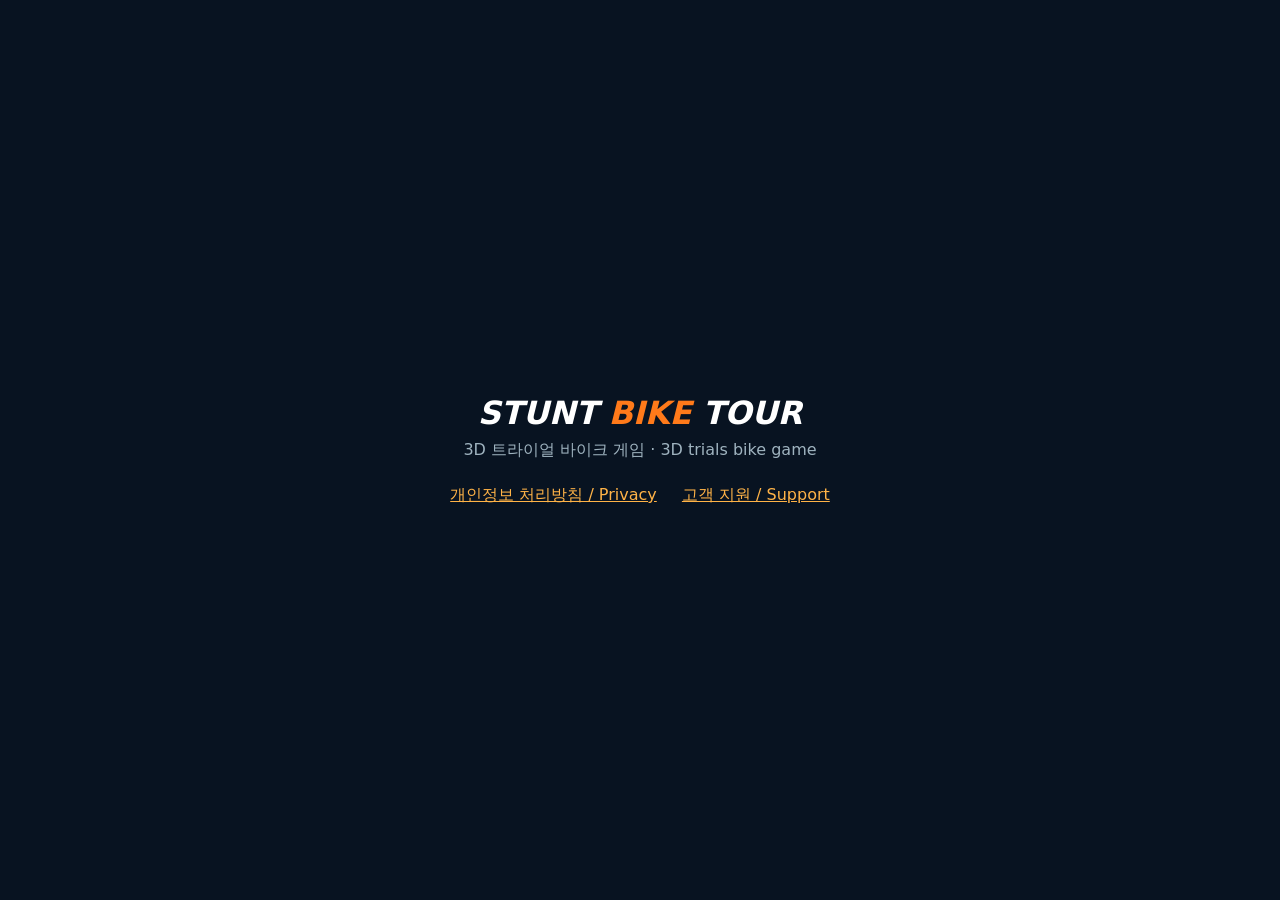
<file: index.html>
<!doctype html>
<html lang="ko">
<head>
<meta charset="utf-8">
<meta name="viewport" content="width=device-width, initial-scale=1">
<title>Stunt Bike Tour</title>
<style>body{margin:0;font-family:system-ui,sans-serif;background:#081321;color:#fff;display:grid;place-items:center;min-height:100vh;text-align:center}h1{margin:0 0 8px;font-style:italic}h1 span{color:#ff7a1a}p{color:#9fb3bf;margin:0 0 24px}a{color:#ffb347;margin:0 10px}</style>
</head>
<body>
<main>
<h1>STUNT <span>BIKE</span> TOUR</h1>
<p>3D 트라이얼 바이크 게임 · 3D trials bike game</p>
<a href="https://glen-way-ce8.notion.site/privacy-policy-e242d9aa2a4b83a7849a01743fe88285">개인정보 처리방침 / Privacy</a>
<a href="https://glen-way-ce8.notion.site/support-40b2d9aa2a4b800489acfdfa05a8c4cb">고객 지원 / Support</a>
</main>
</body>
</html>
</file>
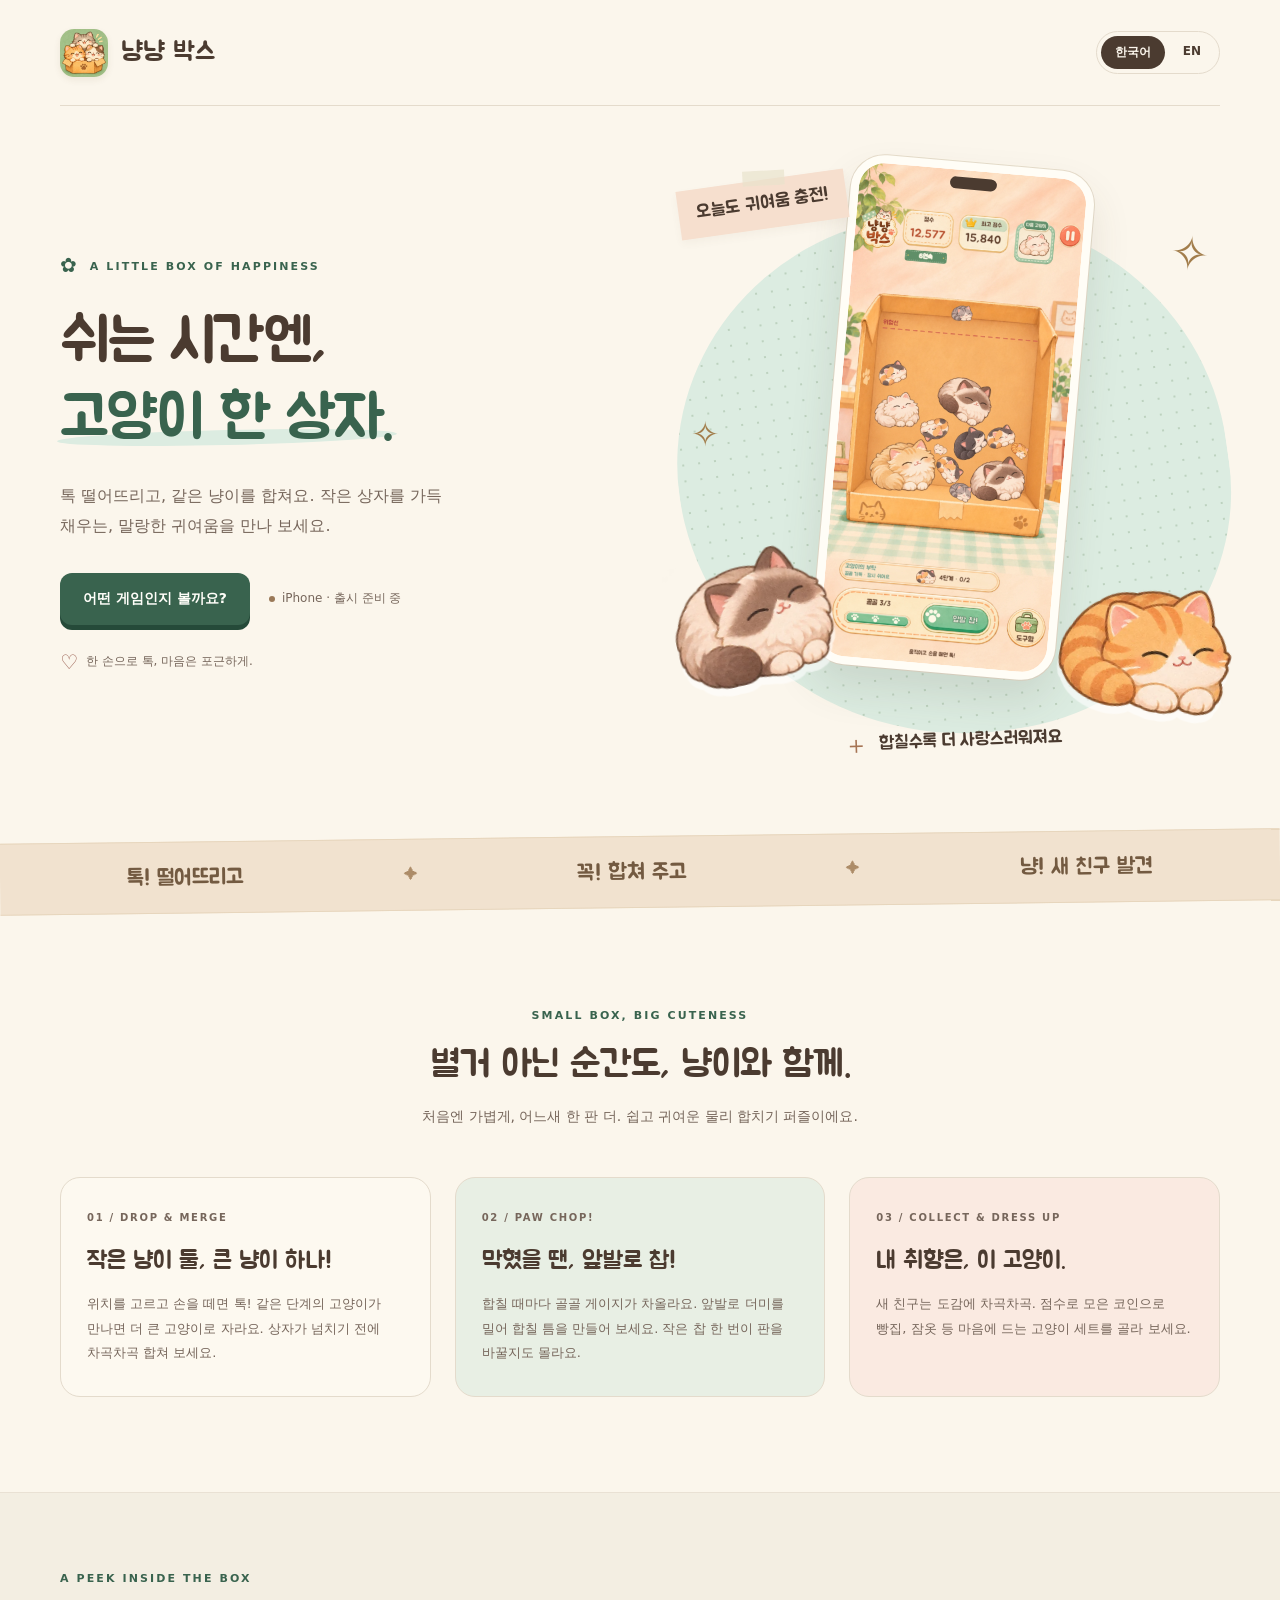
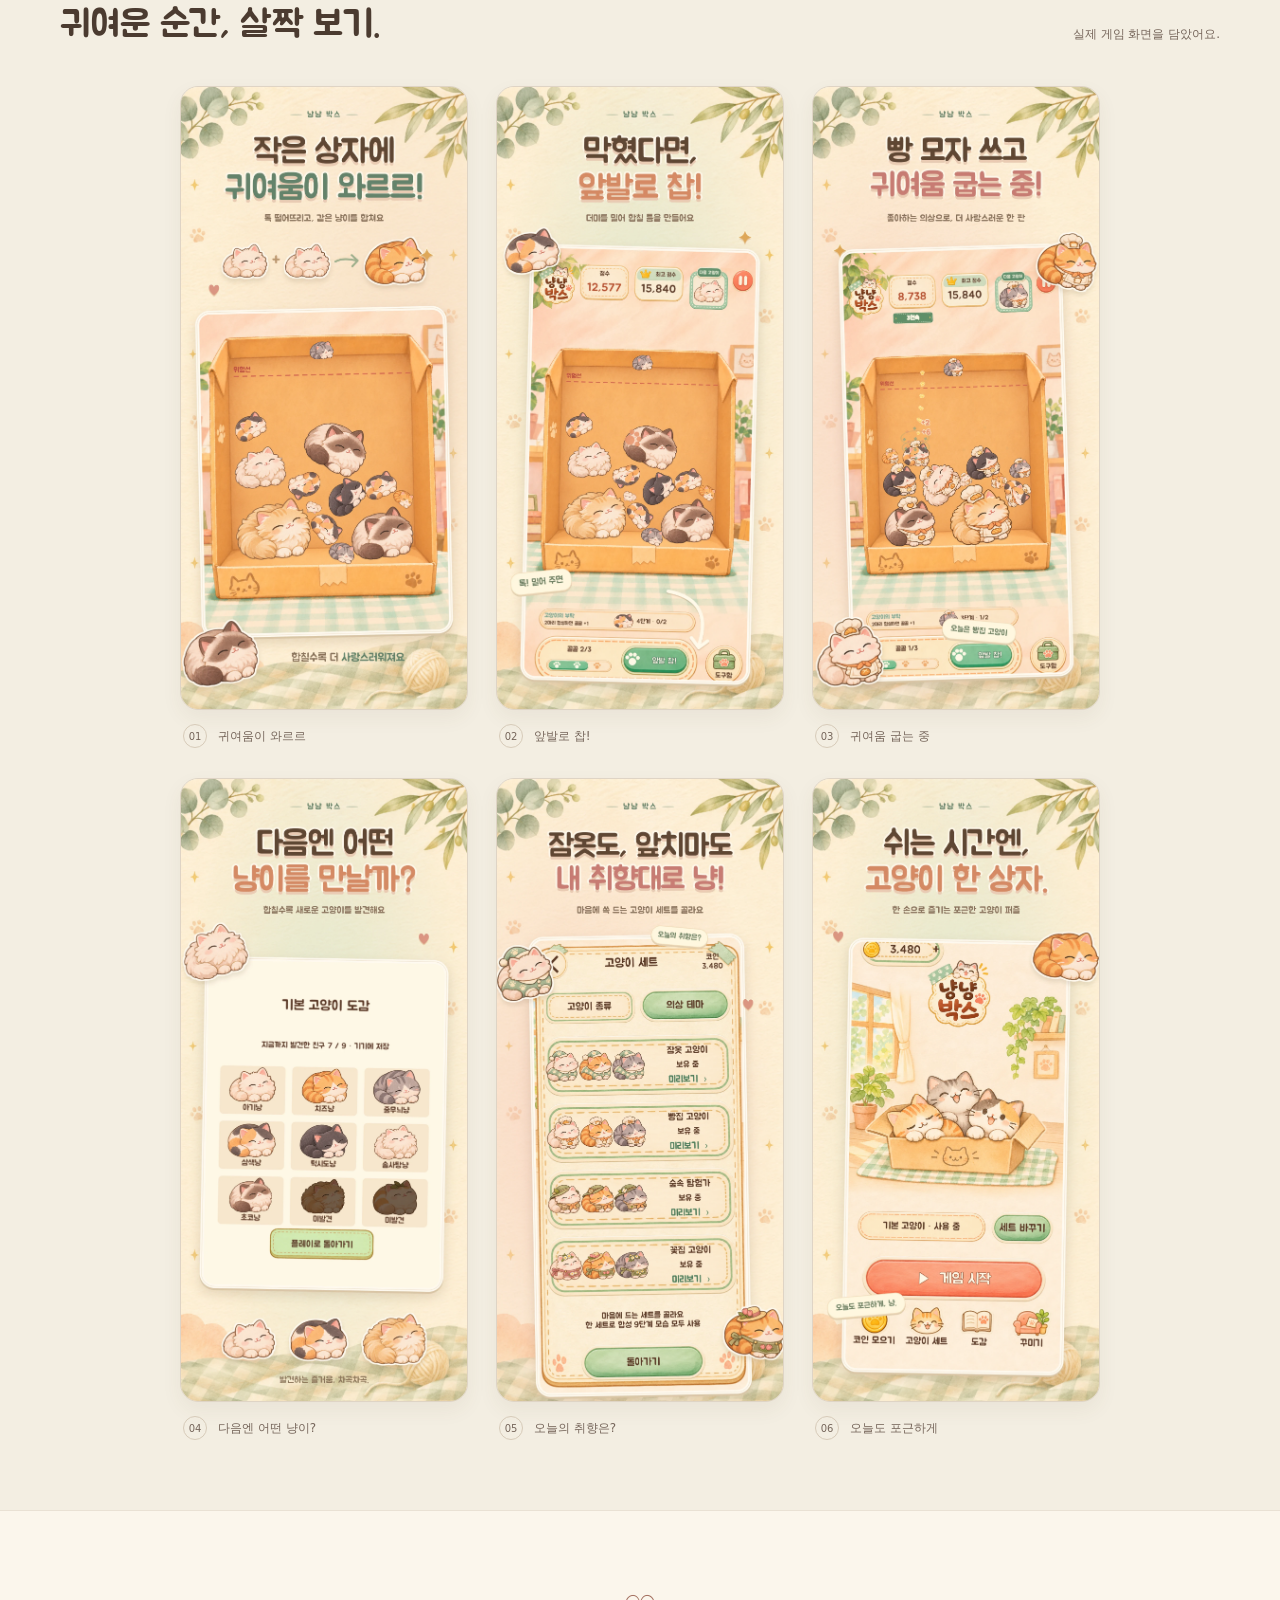
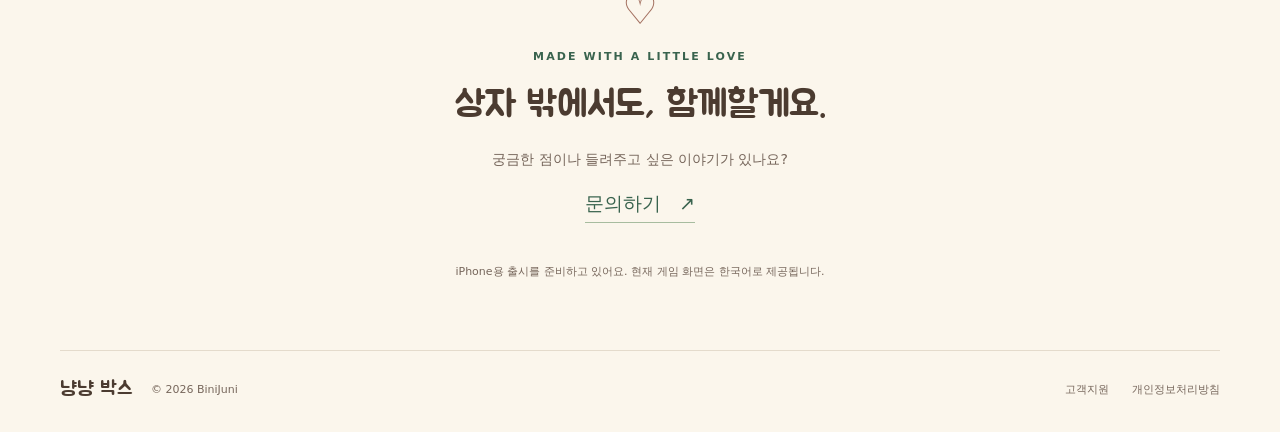
<file: nyangnyangbox/index.html>
<!doctype html>
<html lang="ko">
<head>
  <meta charset="utf-8">
  <meta name="viewport" content="width=device-width, initial-scale=1">
  <meta name="theme-color" content="#fbf6ec">
  <title>냥냥 박스 · 고양이를 합치는 포근한 퍼즐</title>
  <meta name="description" content="작은 상자에 고양이를 톡! 같은 고양이를 합치고, 앞발 찹으로 틈을 만들고, 사랑스러운 친구들을 모아 보세요. 냥냥 박스 공식 소개 페이지.">
  <link rel="canonical" href="https://ysk0512.github.io/nyangnyangbox/">
  <link rel="alternate" hreflang="ko" href="https://ysk0512.github.io/nyangnyangbox/">
  <link rel="alternate" hreflang="en" href="https://ysk0512.github.io/nyangnyangbox/?lang=en">
  <link rel="alternate" hreflang="x-default" href="https://ysk0512.github.io/nyangnyangbox/">
  <meta property="og:type" content="website">
  <meta property="og:title" content="냥냥 박스 · 고양이 한 상자의 행복">
  <meta property="og:description" content="톡 떨어뜨리고, 같은 냥이를 합쳐요. 한 손으로 즐기는 포근한 고양이 퍼즐.">
  <meta property="og:url" content="https://ysk0512.github.io/nyangnyangbox/">
  <meta property="og:image" content="https://ysk0512.github.io/nyangnyangbox/assets/app-icon.webp">
  <link rel="icon" type="image/webp" href="assets/app-icon.webp">
  <link rel="preload" href="assets/Jua-Regular.ttf" as="font" type="font/ttf" crossorigin>
  <link rel="stylesheet" href="style.css">
  <script src="site.js" defer></script>
</head>
<body>
  <a class="skip-link" href="#main" data-ko="본문으로 이동" data-en="Skip to content">본문으로 이동</a>
  <header class="site-header shell">
    <a class="brand" href="./" aria-label="냥냥 박스 · Nyang Nyang Box">
      <img src="assets/app-icon.webp" alt="" width="48" height="48">
      <span data-ko="냥냥 박스" data-en="Nyang Nyang Box">냥냥 박스</span>
    </a>
    <nav aria-label="Language" class="languages">
      <a href="?lang=ko" lang="ko" data-language="ko" aria-current="page">한국어</a>
      <a href="?lang=en" lang="en" data-language="en">EN</a>
    </nav>
  </header>

  <main id="main">
    <section class="hero shell" aria-labelledby="hero-title">
      <div class="hero-copy">
        <p class="eyebrow"><span class="tiny-paw" aria-hidden="true">✿</span> A LITTLE BOX OF HAPPINESS</p>
        <h1 id="hero-title"><span data-ko="쉬는 시간엔," data-en="A little break.">쉬는 시간엔,</span><br><em data-ko="고양이 한 상자." data-en="A box full of cats.">고양이 한 상자.</em></h1>
        <p class="hero-description" data-ko="톡 떨어뜨리고, 같은 냥이를 합쳐요. 작은 상자를 가득 채우는, 말랑한 귀여움을 만나 보세요." data-en="Drop a kitty. Merge a match. Fill a tiny box with soft little friends, one delightful discovery at a time.">톡 떨어뜨리고, 같은 냥이를 합쳐요. 작은 상자를 가득 채우는, 말랑한 귀여움을 만나 보세요.</p>
        <div class="hero-actions">
          <a class="button" href="#play" data-ko="어떤 게임인지 볼까요?" data-en="Meet your next favorite puzzle">어떤 게임인지 볼까요? <span aria-hidden="true">↗</span></a>
          <span class="release-status"><span aria-hidden="true"></span><span data-ko="iPhone · 출시 준비 중" data-en="Coming to iPhone">iPhone · 출시 준비 중</span></span>
        </div>
        <div class="little-note"><span aria-hidden="true">♡</span><span data-ko="한 손으로 톡, 마음은 포근하게." data-en="One hand. A few quiet moments. Lots of cute.">한 손으로 톡, 마음은 포근하게.</span></div>
      </div>
      <div class="hero-scene">
        <div class="scene-circle" aria-hidden="true"></div>
        <span class="scene-spark spark-one" aria-hidden="true">✧</span>
        <span class="scene-spark spark-two" aria-hidden="true">✧</span>
        <div class="note-tag" data-ko="오늘도 귀여움 충전!" data-en="Your daily dose of cute.">오늘도 귀여움 충전!</div>
        <div class="game-frame"><div class="camera" aria-hidden="true"></div><img src="assets/gameplay.webp" width="1320" height="2868" fetchpriority="high" alt="같은 고양이를 합쳐 더 큰 고양이로 키우는 실제 게임 화면" data-alt-ko="같은 고양이를 합쳐 더 큰 고양이로 키우는 실제 게임 화면" data-alt-en="Actual gameplay: matching cats merge into bigger cats inside a little box."></div>
        <div class="cat-sticker cat-left" aria-hidden="true"></div>
        <div class="cat-sticker cat-right" aria-hidden="true"></div>
        <div class="scene-caption"><span aria-hidden="true">＋</span><span data-ko="합칠수록 더 사랑스러워져요" data-en="Every merge, a little more to love.">합칠수록 더 사랑스러워져요</span></div>
      </div>
    </section>

    <div class="ribbon"><div class="shell ribbon-inner"><span data-ko="톡! 떨어뜨리고" data-en="DROP A KITTY">톡! 떨어뜨리고</span><span aria-hidden="true">✦</span><span data-ko="꼭! 합쳐 주고" data-en="MERGE A MATCH">꼭! 합쳐 주고</span><span aria-hidden="true">✦</span><span data-ko="냥! 새 친구 발견" data-en="MEET A NEW FRIEND">냥! 새 친구 발견</span></div></div>

    <section class="play-section shell" id="play" aria-labelledby="play-title">
      <div class="section-heading"><p class="eyebrow">SMALL BOX, BIG CUTENESS</p><h2 id="play-title" data-ko="별거 아닌 순간도, 냥이와 함께." data-en="Make a little room for happy.">별거 아닌 순간도, 냥이와 함께.</h2><p data-ko="처음엔 가볍게, 어느새 한 판 더. 쉽고 귀여운 물리 합치기 퍼즐이에요." data-en="Easy to pick up. Hard to leave at just one round. A cozy physics puzzle for your little breaks.">처음엔 가볍게, 어느새 한 판 더. 쉽고 귀여운 물리 합치기 퍼즐이에요.</p></div>
      <div class="features">
        <article class="feature"><span class="feature-number">01 / DROP & MERGE</span><h3 data-ko="작은 냥이 둘, 큰 냥이 하나!" data-en="Two little cats. One bigger friend.">작은 냥이 둘, 큰 냥이 하나!</h3><p data-ko="위치를 고르고 손을 떼면 톡! 같은 단계의 고양이가 만나면 더 큰 고양이로 자라요. 상자가 넘치기 전에 차곡차곡 합쳐 보세요." data-en="Pick a spot and let go. Matching cats merge into a bigger kitty. Keep finding room before the box overflows.">위치를 고르고 손을 떼면 톡! 같은 단계의 고양이가 만나면 더 큰 고양이로 자라요. 상자가 넘치기 전에 차곡차곡 합쳐 보세요.</p></article>
        <article class="feature"><span class="feature-number">02 / PAW CHOP!</span><h3 data-ko="막혔을 땐, 앞발로 찹!" data-en="A little stuck? Paw Chop!">막혔을 땐, 앞발로 찹!</h3><p data-ko="합칠 때마다 골골 게이지가 차올라요. 앞발로 더미를 밀어 합칠 틈을 만들어 보세요. 작은 찹 한 번이 판을 바꿀지도 몰라요." data-en="Merges fill your purr gauge. Use a paw to push the pile and open a gap. One little chop can make all the difference.">합칠 때마다 골골 게이지가 차올라요. 앞발로 더미를 밀어 합칠 틈을 만들어 보세요. 작은 찹 한 번이 판을 바꿀지도 몰라요.</p></article>
        <article class="feature"><span class="feature-number">03 / COLLECT & DRESS UP</span><h3 data-ko="내 취향은, 이 고양이." data-en="Find your kind of cute.">내 취향은, 이 고양이.</h3><p data-ko="새 친구는 도감에 차곡차곡. 점수로 모은 코인으로 빵집, 잠옷 등 마음에 드는 고양이 세트를 골라 보세요." data-en="Add new friends to your collection book. Use coins earned from your score to pick your favorite cat sets, from tiny bakers to cozy pajamas.">새 친구는 도감에 차곡차곡. 점수로 모은 코인으로 빵집, 잠옷 등 마음에 드는 고양이 세트를 골라 보세요.</p></article>
      </div>
    </section>

    <section class="gallery-section" aria-labelledby="gallery-title">
      <div class="shell"><div class="gallery-heading"><div><p class="eyebrow">A PEEK INSIDE THE BOX</p><h2 id="gallery-title" data-ko="귀여운 순간, 살짝 보기." data-en="A peek at the happy little moments.">귀여운 순간, 살짝 보기.</h2></div><p data-ko="실제 게임 화면을 담았어요." data-en="Featuring actual game screens.">실제 게임 화면을 담았어요.</p></div>
      <div class="screenshots">
        <figure><img src="assets/ko/01-merge.webp" data-shot="01-merge" alt="고양이 합치기" data-alt-ko="고양이 합치기" data-alt-en="Drop and merge cute cats" loading="lazy" width="1206" height="2622"><figcaption><span>01</span><span data-ko="귀여움이 와르르" data-en="So much cute">귀여움이 와르르</span></figcaption></figure>
        <figure><img src="assets/ko/02-paw.webp" data-shot="02-paw" alt="앞발 찹으로 더미 밀기" data-alt-ko="앞발 찹으로 더미 밀기" data-alt-en="Make room with Paw Chop" loading="lazy" width="1206" height="2622"><figcaption><span>02</span><span data-ko="앞발로 찹!" data-en="Paw Chop!">앞발로 찹!</span></figcaption></figure>
        <figure><img src="assets/ko/03-bakery.webp" data-shot="03-bakery" alt="빵집 고양이 세트" data-alt-ko="빵집 고양이 세트" data-alt-en="Tiny bakery outfits" loading="lazy" width="1206" height="2622"><figcaption><span>03</span><span data-ko="귀여움 굽는 중" data-en="Freshly baked cuteness">귀여움 굽는 중</span></figcaption></figure>
        <figure><img src="assets/ko/04-collection.webp" data-shot="04-collection" alt="새 고양이를 발견하는 도감" data-alt-ko="새 고양이를 발견하는 도감" data-alt-en="Discover friends in your collection book" loading="lazy" width="1206" height="2622"><figcaption><span>04</span><span data-ko="다음엔 어떤 냥이?" data-en="Who’s your next kitty?">다음엔 어떤 냥이?</span></figcaption></figure>
        <figure><img src="assets/ko/05-sets.webp" data-shot="05-sets" alt="다양한 고양이 세트 선택 화면" data-alt-ko="다양한 고양이 세트 선택 화면" data-alt-en="Choose your favorite cat sets" loading="lazy" width="1206" height="2622"><figcaption><span>05</span><span data-ko="오늘의 취향은?" data-en="Pick a look. Fall in love.">오늘의 취향은?</span></figcaption></figure>
        <figure><img src="assets/ko/06-home.webp" data-shot="06-home" alt="포근한 냥냥 박스 로비" data-alt-ko="포근한 냥냥 박스 로비" data-alt-en="Your cozy home in Nyang Nyang Box" loading="lazy" width="1206" height="2622"><figcaption><span>06</span><span data-ko="오늘도 포근하게" data-en="Your little box of cozy">오늘도 포근하게</span></figcaption></figure>
      </div></div>
    </section>

    <section class="support-section shell" aria-labelledby="support-title">
      <div class="support-icon" aria-hidden="true">♡</div><p class="eyebrow">MADE WITH A LITTLE LOVE</p><h2 id="support-title" data-ko="상자 밖에서도, 함께할게요." data-en="A little help, outside the box.">상자 밖에서도, 함께할게요.</h2><p data-ko="궁금한 점이나 들려주고 싶은 이야기가 있나요?" data-en="Have a question, or something you’d like to share?">궁금한 점이나 들려주고 싶은 이야기가 있나요?</p><a class="contact-link" href="mailto:ysk870512@gmail.com"><span data-ko="문의하기" data-en="Contact us">문의하기</span> <span aria-hidden="true">↗</span></a>
      <p class="game-note" data-ko="iPhone용 출시를 준비하고 있어요. 현재 게임 화면은 한국어로 제공됩니다." data-en="Coming to iPhone. The game interface is currently in Korean; the English screenshots translate the promotional captions.">iPhone용 출시를 준비하고 있어요. 현재 게임 화면은 한국어로 제공됩니다.</p>
    </section>
  </main>
  <footer class="site-footer shell"><div><span class="footer-brand" data-ko="냥냥 박스" data-en="Nyang Nyang Box">냥냥 박스</span><span>© 2026 BiniJuni</span></div><nav aria-label="Support and privacy"><a href="https://glen-way-ce8.notion.site/4182d9aa2a4b808ebbd0df42211d2265" data-ko="고객지원" data-en="Support">고객지원</a><a href="https://glen-way-ce8.notion.site/4182d9aa2a4b80f28d72df3a32ca5fbc" data-ko="개인정보처리방침" data-en="Privacy policy">개인정보처리방침</a></nav></footer>
</body>
</html>
</file>
<file: nyangnyangbox/style.css>
@font-face{font-family:Jua;src:url('assets/Jua-Regular.ttf') format('truetype');font-weight:400;font-style:normal;font-display:swap}
:root{--cream:#fbf6ec;--ink:#4b3b30;--muted:#76665b;--mint:#dcece1;--green:#39634e;--pink:#f3d7cd;--line:#e4dbcc}
*{box-sizing:border-box}html{scroll-behavior:smooth;scroll-padding-top:24px}body{margin:0;overflow-x:clip;background:var(--cream);color:var(--ink);font-family:system-ui,-apple-system,'Segoe UI',sans-serif;word-break:keep-all;-webkit-font-smoothing:antialiased}a{color:inherit;text-decoration:none}img{display:block;max-width:100%;height:auto}button,a{-webkit-tap-highlight-color:transparent}a:focus-visible{outline:3px solid var(--green);outline-offset:5px}h1,h2,h3,p{margin:0}h1,h2,h3,.brand,.footer-brand,.note-tag,.scene-caption,.ribbon{font-family:Jua,sans-serif;font-weight:400}p{line-height:1.85}.shell{width:min(1160px,calc(100% - 80px));margin-inline:auto}.skip-link{position:absolute;left:20px;top:-100px;background:var(--green);color:white;padding:12px;z-index:9}.skip-link:focus{top:8px}.site-header{display:flex;justify-content:space-between;align-items:center;min-height:106px;border-bottom:1px solid var(--line)}.brand{display:flex;gap:13px;align-items:center;font-size:26px}.brand img{border-radius:14px;box-shadow:0 3px 7px #5e492215}.languages{display:flex;gap:4px;padding:4px;border:1px solid var(--line);border-radius:30px}.languages a{padding:8px 14px;border-radius:22px;font-size:12px;font-weight:650}.languages [aria-current=page]{background:var(--ink);color:var(--cream)}
.hero{display:grid;grid-template-columns:1.12fr 1fr;gap:30px;align-items:center;min-height:730px;padding-block:42px 60px}.eyebrow{font-size:11px;letter-spacing:2.1px;font-weight:750;color:var(--green);line-height:1.5}.tiny-paw{font-size:20px;vertical-align:-2px;margin-right:5px}.hero h1{font-size:clamp(48px,4.7vw,66px);line-height:1.28;letter-spacing:-1.7px;margin-top:24px}.hero h1 em{font-style:normal;color:var(--green);white-space:nowrap;position:relative;z-index:0}.hero h1 em:after{content:'';position:absolute;bottom:4px;left:-3px;right:-4px;height:15px;background:var(--mint);border-radius:50%;z-index:-1;transform:rotate(-1.3deg)}.hero-description{max-width:390px;color:var(--muted);font-size:16px;margin-top:23px}.hero-actions{margin-top:32px;display:flex;flex-wrap:wrap;gap:19px;align-items:center}.button{display:inline-flex;gap:22px;align-items:center;background:var(--green);color:#fffef9;border-radius:12px;padding:17px 23px;font-weight:650;font-size:14px;box-shadow:0 5px 0 #254a39;transition:transform .18s}.button:hover{transform:translateY(-2px)}.release-status{font-size:12px;color:var(--muted);display:flex;align-items:center;gap:7px}.release-status>span:first-child{width:6px;height:6px;border-radius:50%;background:#9a7958}.little-note{display:flex;align-items:center;gap:8px;font-size:12px;color:var(--muted);margin-top:25px}.little-note>span:first-child{font-size:20px;color:#9d6456}
.hero-scene{height:605px;position:relative;isolation:isolate}.scene-circle{position:absolute;inset:52px -8px 30px;background:var(--mint);border-radius:48% 52% 46% 54%;transform:rotate(-8deg);z-index:-2;background-image:radial-gradient(#bdd2bf 1px,transparent 1px);background-size:16px 16px}.game-frame{position:absolute;width:244px;left:50%;top:2px;transform:translateX(-50%) rotate(5deg);border:8px solid #fffdf6;border-radius:34px;background:#fffdf6;box-shadow:0 22px 40px #51463520,0 0 0 1px #e6ddcc;overflow:hidden}.game-frame img{border-radius:25px}.camera{position:absolute;background:#4b3b30;width:47px;height:12px;left:50%;top:7px;transform:translateX(-50%);border-radius:20px;z-index:1}.note-tag{position:absolute;top:20px;left:-9px;z-index:2;background:#f6dfce;padding:13px 18px;transform:rotate(-8deg);font-size:18px;box-shadow:0 4px 9px #6850380c}.note-tag:before{content:'';position:absolute;width:42px;height:15px;background:#e9e3ccaa;left:40%;top:-9px;transform:rotate(5deg)}.cat-sticker{position:absolute;background-image:url('assets/cats.webp');background-repeat:no-repeat;filter:drop-shadow(0 8px 0 #fff9);z-index:2}.cat-left{width:160px;height:130px;background-size:567px 567px;background-position:-17px -410px;left:-15px;bottom:83px;transform:rotate(-13deg)}.cat-right{width:170px;height:131px;background-size:658px 658px;background-position:-242px -43.5px;right:-12px;bottom:53px;transform:rotate(11deg)}.scene-spark{position:absolute;font-size:47px;color:#a27d4b}.spark-one{right:11px;top:66px;transform:rotate(9deg)}.spark-two{left:4px;top:254px;font-size:34px}.scene-caption{position:absolute;bottom:7px;left:50%;transform:translateX(-50%) rotate(-2deg);display:flex;gap:10px;align-items:center;white-space:nowrap;font-size:18px}.scene-caption>span:first-child{color:#a67454;font-size:25px}
.ribbon{background:#f1e2cf;border-block:1px solid #e7d6bd;transform:rotate(-.7deg);padding:21px 0}.ribbon-inner{display:flex;justify-content:space-around;gap:25px;align-items:center;font-size:22px;color:#735a41}.ribbon-inner>span:nth-child(even){font-size:14px;color:#ad8c68}.play-section{padding-block:100px 95px}.section-heading{text-align:center;margin-bottom:47px}h2{font-size:37px;line-height:1.35;letter-spacing:-.6px}.section-heading h2{margin-top:15px}.section-heading>p:last-child{color:var(--muted);font-size:14px;margin-top:15px}.features{display:grid;grid-template-columns:repeat(3,1fr);gap:24px}.feature{border:1px solid var(--line);border-radius:20px;padding:28px 26px 30px;background:#fffdf65c;position:relative}.feature:nth-child(2){background:#e8efe4}.feature:nth-child(3){background:#faeae1}.feature-number{font-size:10px;letter-spacing:1.7px;color:var(--muted);font-weight:700}.feature h3{font-size:24px;line-height:1.4;margin-top:20px}.feature p{font-size:13px;color:var(--muted);margin-top:13px;line-height:1.9}
.gallery-section{background:#f3eee2;padding-block:78px 70px;border-block:1px solid #e9e1d4}.gallery-heading{display:flex;align-items:end;justify-content:space-between;gap:24px;margin-bottom:36px}.gallery-heading h2{margin-top:13px}.gallery-heading>p{font-size:12px;color:var(--muted);white-space:nowrap;padding-bottom:5px}.screenshots{display:grid;grid-template-columns:repeat(3,minmax(0,1fr));gap:30px 28px;max-width:920px;margin-inline:auto}figure{margin:0}figure img{border-radius:18px;border:1px solid #dfd4c5;box-shadow:0 8px 20px #5c4b3310;width:100%}figcaption{display:flex;gap:11px;align-items:center;padding:14px 3px 0;font-size:12px;color:var(--muted)}figcaption>span:first-child{font-size:10px;border:1px solid #d7cbb9;border-radius:50%;width:24px;height:24px;display:grid;place-items:center}.support-section{padding-block:79px 67px;text-align:center}.support-icon{font-size:40px;line-height:1;color:#a26e5e;margin-bottom:19px}.support-section h2{margin-top:14px}.support-section>p:not(.eyebrow){margin-top:18px;font-size:14px;color:var(--muted)}.contact-link{display:inline-block;font-size:19px;color:var(--green);border-bottom:1px solid #a7bc9f;margin-top:18px;padding-bottom:5px}.contact-link [aria-hidden]{margin-left:12px}.support-section .game-note{font-size:11px!important;margin-top:39px!important}.site-footer{border-top:1px solid var(--line);padding-block:26px 30px;display:flex;justify-content:space-between;align-items:center;font-size:11px;color:var(--muted);gap:18px}.site-footer>div{display:flex;align-items:center;gap:18px}.footer-brand{font-size:20px;color:var(--ink)}.site-footer nav{display:flex;gap:23px}.site-footer nav a:hover{text-decoration:underline}html[lang=en] .hero h1{font-size:clamp(41px,4.1vw,58px);letter-spacing:-1.2px}html[lang=en] .hero-description{max-width:410px}html[lang=en] .hero-actions{gap:17px}html[lang=en] .hero-actions .button{font-size:12px}html[lang=en] .note-tag{font-size:16px}
@media(min-width:1500px){.hero{min-height:780px}.hero-scene{transform:scale(1.06)}}
@media(max-width:1050px){.shell{width:calc(100% - 52px)}.hero{gap:14px;min-height:680px}.hero h1{font-size:48px}.hero-scene{height:565px}.game-frame{width:225px}.cat-left{left:-3px;bottom:80px;transform:rotate(-13deg) scale(.85)}.cat-right{right:-13px;bottom:45px;transform:rotate(11deg) scale(.85)}.note-tag{left:0;font-size:15px}.scene-circle{inset:55px 0 32px}.hero-description{font-size:14px}.scene-caption{font-size:15px}.ribbon-inner{font-size:19px}.features{gap:15px}.feature{padding:23px 20px}.feature h3{font-size:22px}h2{font-size:32px}html[lang=en] .hero h1{font-size:42px}}
@media(max-width:760px){.shell{width:calc(100% - 40px)}.site-header{min-height:86px}.brand{font-size:22px;gap:10px}.brand img{width:40px;height:40px;border-radius:12px}.languages a{padding:7px 10px;font-size:11px}.hero{grid-template-columns:1fr;padding-block:45px 36px;gap:30px;text-align:center;min-height:0}.eyebrow{font-size:10px;letter-spacing:1.7px}.hero h1{font-size:50px;margin-top:20px;letter-spacing:-1.7px}.hero-description{margin:20px auto 0;max-width:320px;font-size:14px}.hero-actions{justify-content:center;gap:20px;margin-top:26px}.button{padding:15px 20px}.little-note{justify-content:center;margin-top:23px;font-size:11px}.hero-scene{height:545px;max-width:420px;width:100%;margin:0 auto}.game-frame{width:224px;top:1px}.scene-circle{inset:42px 0 30px;transform:none}.note-tag{left:8px;top:23px;font-size:15px}.spark-one{right:12px}.spark-two{left:8px}.cat-left{left:0;bottom:71px}.cat-right{right:-4px;bottom:37px}.scene-caption{bottom:0;font-size:16px}.ribbon{padding:17px 0}.ribbon-inner{gap:10px;font-size:15px;width:calc(100% - 30px)}.ribbon-inner>span:nth-child(even){font-size:10px}.play-section{padding-block:63px}.section-heading{margin-bottom:30px}h2{font-size:30px}.section-heading>p:last-child{font-size:13px;max-width:310px;margin-inline:auto}.features{grid-template-columns:1fr;gap:15px}.feature{padding:25px}.feature h3{margin-top:14px;font-size:24px}.feature p{font-size:13px;margin-top:10px}.gallery-section{padding-block:52px 42px}.gallery-heading{display:block;margin-bottom:27px}.gallery-heading>p{margin-top:12px}.screenshots{display:flex;gap:18px;overflow-x:auto;scroll-snap-type:x mandatory;padding:0 20px 18px;margin-inline:-20px;scroll-padding-inline:20px}.screenshots figure{flex:0 0 min(73vw,285px);scroll-snap-align:start}.screenshots img{border-radius:16px}figcaption{font-size:12px}.support-section{padding-block:58px 46px}.support-section h2{font-size:29px}.support-section>p:not(.eyebrow){font-size:13px}.contact-link{font-size:17px}.site-footer{align-items:start;flex-direction:column;padding-block:24px;gap:20px}.site-footer>div{width:100%;justify-content:space-between}.site-footer nav{gap:22px}html[lang=en] .hero h1{font-size:43px}html[lang=en] .ribbon-inner{font-size:12px;gap:7px}html[lang=en] .hero-actions{flex-direction:column;gap:19px}html[lang=en] .scene-caption{font-size:15px}html[lang=en] .note-tag{font-size:14px}}
@media(max-width:360px){.shell{width:calc(100% - 32px)}.brand{font-size:19px}.brand img{width:34px;height:34px}.languages a{padding:6px 8px}.hero h1{font-size:44px}html[lang=en] .hero h1{font-size:37px}.hero-scene{height:520px}.game-frame{width:208px}.note-tag{font-size:13px;left:0}.cat-left{left:-20px}.cat-right{right:-17px}.ribbon-inner{font-size:13px}.screenshots{margin-inline:-16px;padding-inline:16px}.scene-caption{font-size:14px}}
@media(prefers-reduced-motion:reduce){html{scroll-behavior:auto}.button{transition:none}}
</file>
